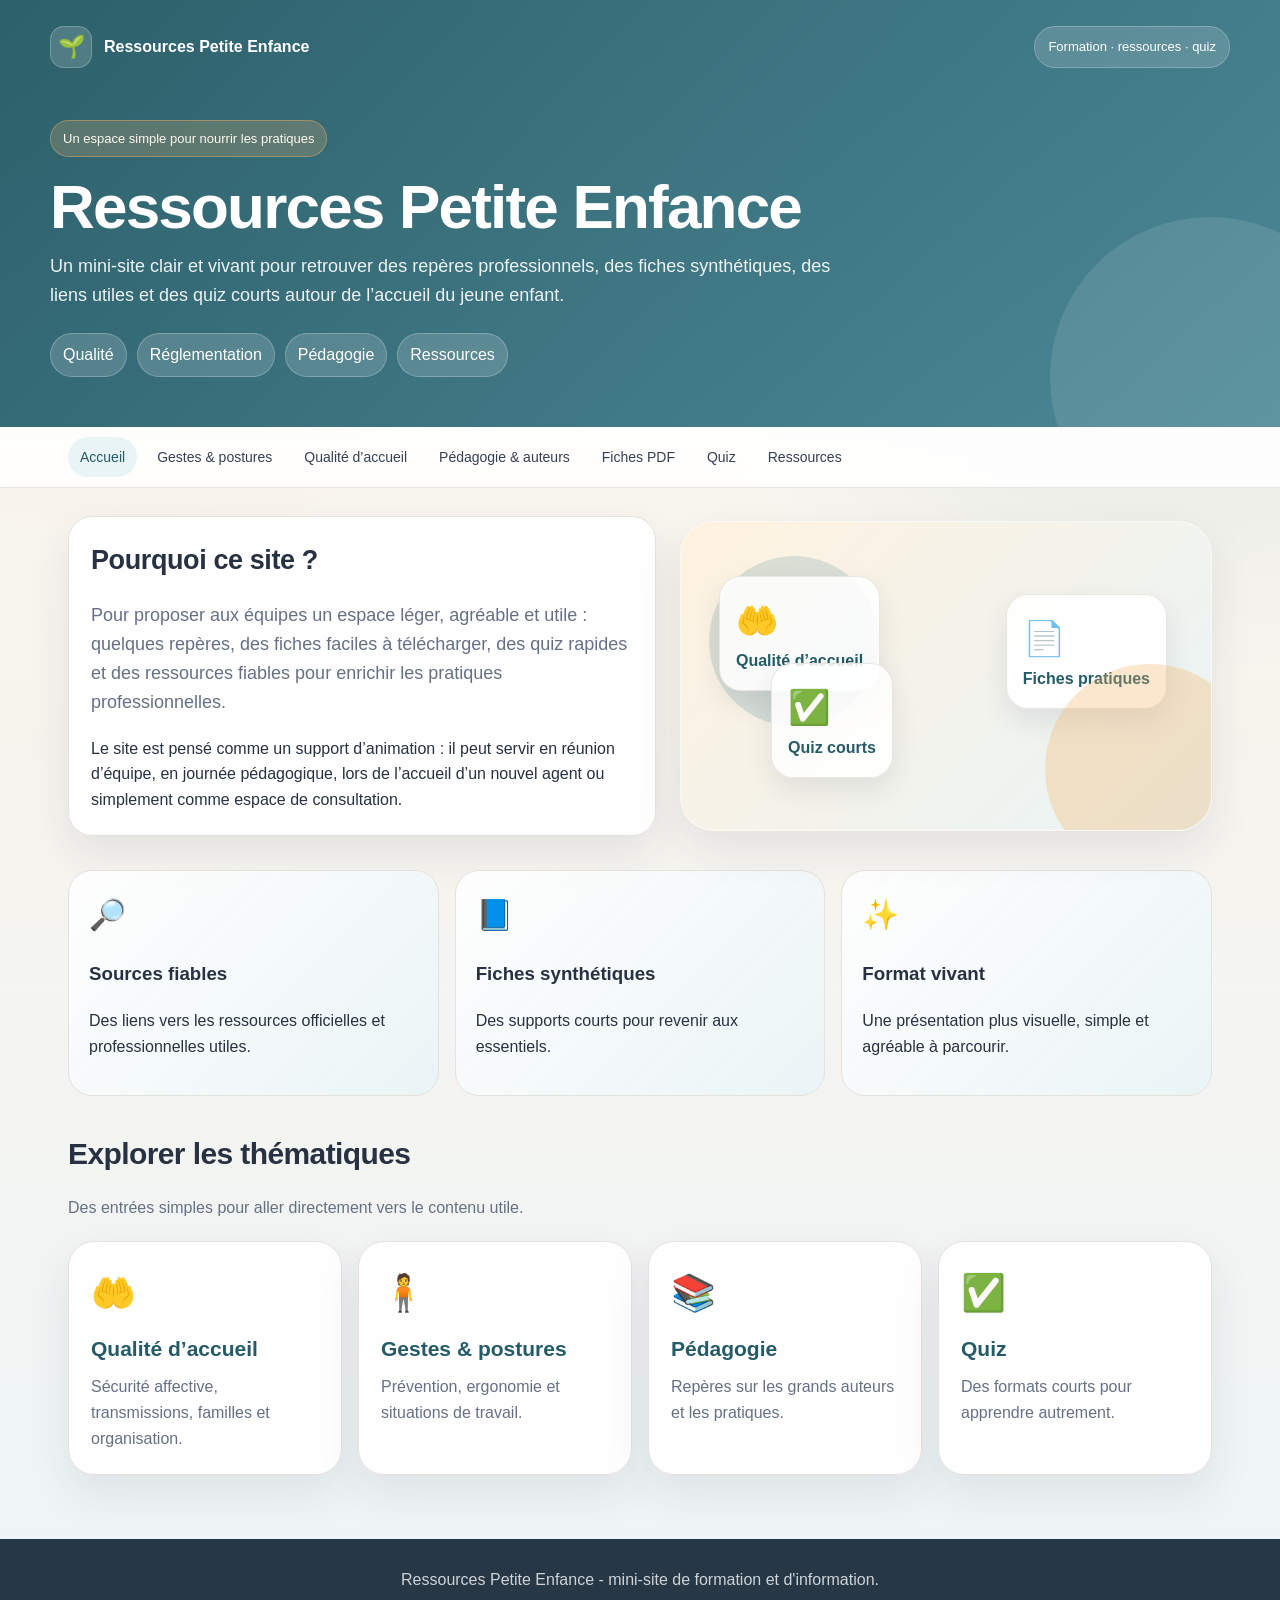
<file: index.html>
<!doctype html><html lang="fr"><head><meta charset="utf-8"><meta name="viewport" content="width=device-width, initial-scale=1"><title>Accueil · Ressources Petite Enfance</title><meta name="description" content="Mini-site de formation et d’information Petite Enfance."><link rel="stylesheet" href="style.css"></head><body><header class="site-header">
<div class="header-inner"><div class="header-top"><div class="logo"><span class="logo-mark">🌱</span><span>Ressources Petite Enfance</span></div><span class="top-pill">Formation · ressources · quiz</span></div>
<div class="hero"><span class="eyebrow">Un espace simple pour nourrir les pratiques</span><h1>Ressources Petite Enfance</h1><p>Un mini-site clair et vivant pour retrouver des repères professionnels, des fiches synthétiques, des liens utiles et des quiz courts autour de l’accueil du jeune enfant.</p><div class="hero-mini"><span>Qualité</span><span>Réglementation</span><span>Pédagogie</span><span>Ressources</span></div></div></div></header><nav class="navbar"><div class="nav-inner"><a class="nav-link active" href="index.html">Accueil</a>
<a class="nav-link " href="gestes-postures.html">Gestes & postures</a>
<a class="nav-link " href="qualite-accueil.html">Qualité d’accueil</a>
<a class="nav-link " href="pedagogie-auteurs.html">Pédagogie & auteurs</a>
<a class="nav-link " href="fiches.html">Fiches PDF</a>
<a class="nav-link " href="quiz.html">Quiz</a>
<a class="nav-link " href="ressources.html">Ressources</a></div></nav><main>
<section class="hero-visual">
  <article class="card">
    <h2>Pourquoi ce site ?</h2>
    <p class="home-intro">Pour proposer aux équipes un espace léger, agréable et utile : quelques repères, des fiches faciles à télécharger, des quiz rapides et des ressources fiables pour enrichir les pratiques professionnelles.</p>
    <p>Le site est pensé comme un support d’animation : il peut servir en réunion d’équipe, en journée pédagogique, lors de l’accueil d’un nouvel agent ou simplement comme espace de consultation.</p>
  </article>
  <div class="visual-board" aria-hidden="true">
    <div class="visual-item one"><span class="big">🤲</span><span>Qualité d’accueil</span></div>
    <div class="visual-item two"><span class="big">📄</span><span>Fiches pratiques</span></div>
    <div class="visual-item three"><span class="big">✅</span><span>Quiz courts</span></div>
  </div>
</section>

<section class="section-block">
  <div class="feature-strip">
    <div class="feature"><span class="emoji">🔎</span><h3>Sources fiables</h3><p>Des liens vers les ressources officielles et professionnelles utiles.</p></div>
    <div class="feature"><span class="emoji">📘</span><h3>Fiches synthétiques</h3><p>Des supports courts pour revenir aux essentiels.</p></div>
    <div class="feature"><span class="emoji">✨</span><h3>Format vivant</h3><p>Une présentation plus visuelle, simple et agréable à parcourir.</p></div>
  </div>
</section>
<section class="section-block">
  <div class="simple-title">
    <h2>Explorer les thématiques</h2>
    <p>Des entrées simples pour aller directement vers le contenu utile.</p>
  </div>
  <div class="clean-links">
    <a class="clean-card" href="qualite-accueil.html"><span class="emoji">🤲</span><h2>Qualité d’accueil</h2><p>Sécurité affective, transmissions, familles et organisation.</p></a>
    <a class="clean-card" href="gestes-postures.html"><span class="emoji">🧍</span><h2>Gestes & postures</h2><p>Prévention, ergonomie et situations de travail.</p></a>
    <a class="clean-card" href="pedagogie-auteurs.html"><span class="emoji">📚</span><h2>Pédagogie</h2><p>Repères sur les grands auteurs et les pratiques.</p></a>
    <a class="clean-card" href="quiz.html"><span class="emoji">✅</span><h2>Quiz</h2><p>Des formats courts pour apprendre autrement.</p></a>
  </div>
</section>
</main><footer><div class="footer-inner"><p>Ressources Petite Enfance - mini-site de formation et d'information.</p></div></footer><script src="quiz-data.js"></script><script src="app.js"></script></body></html>
</file>
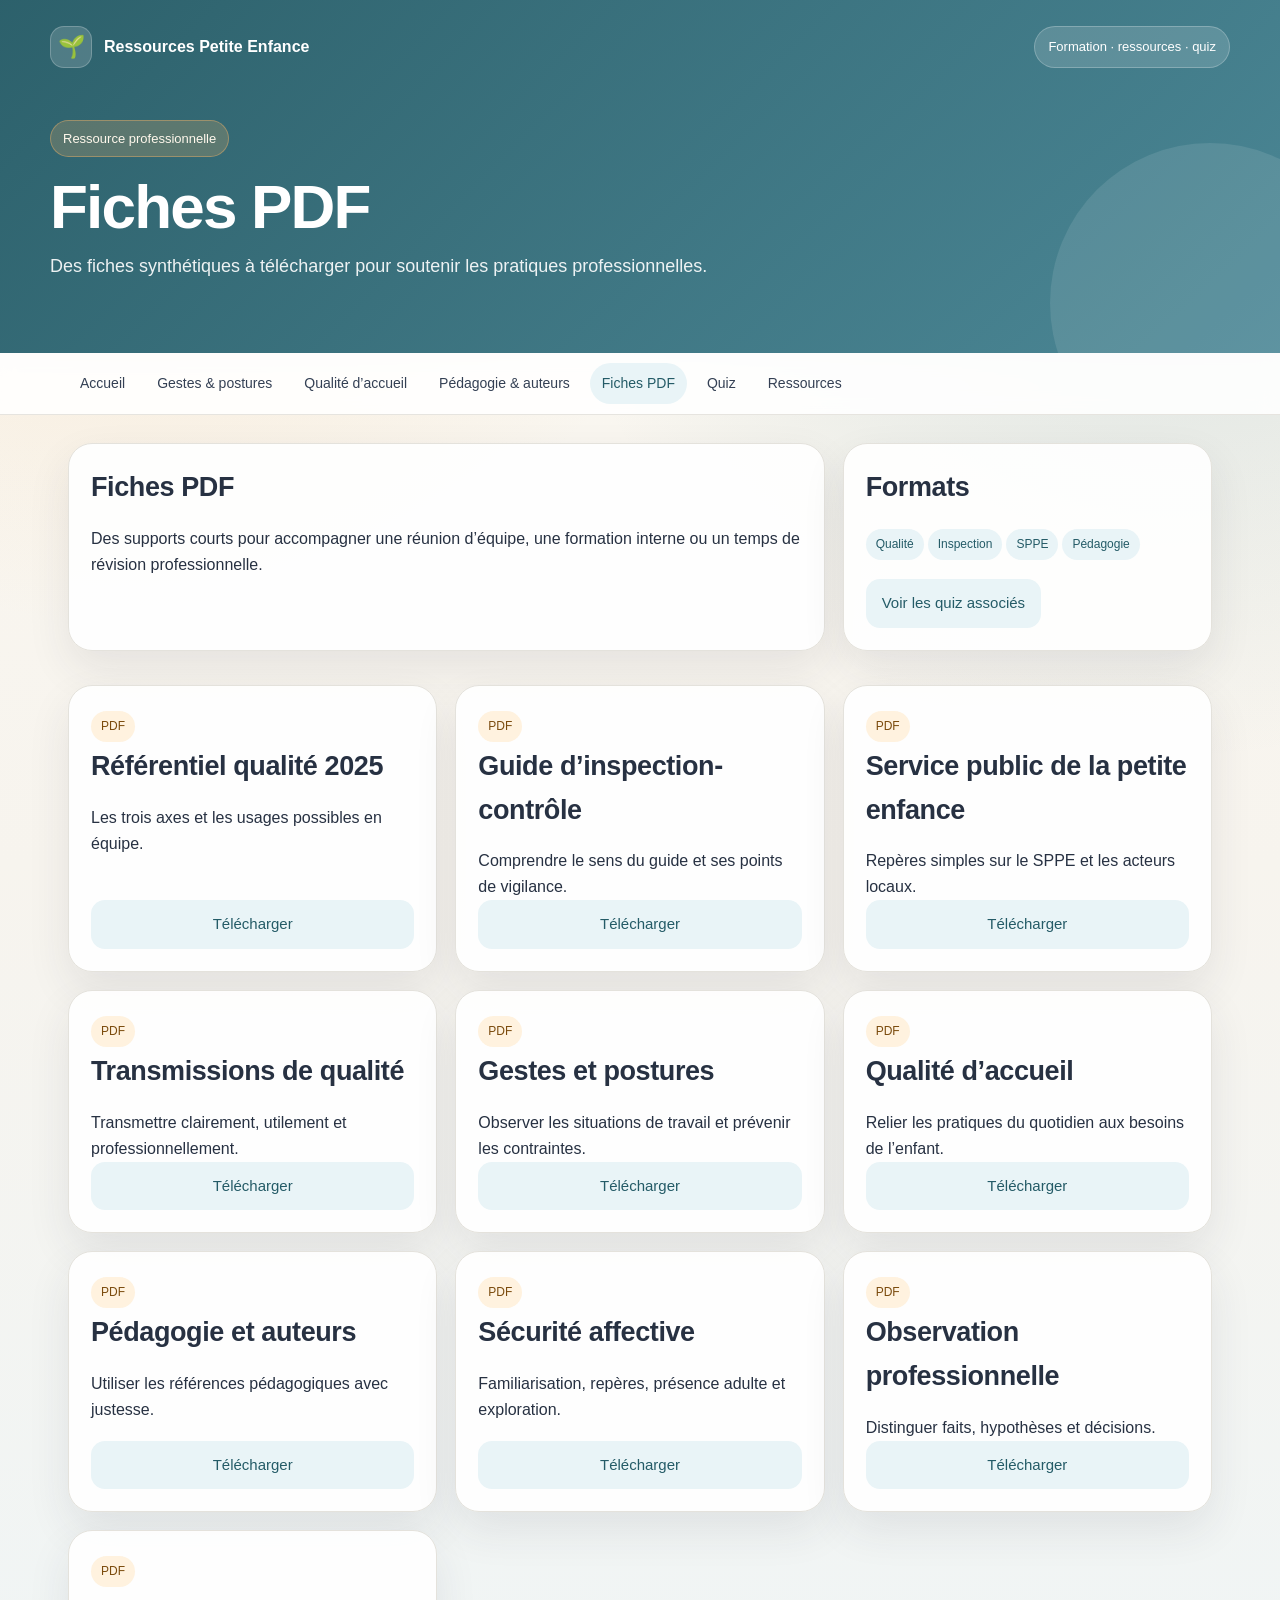
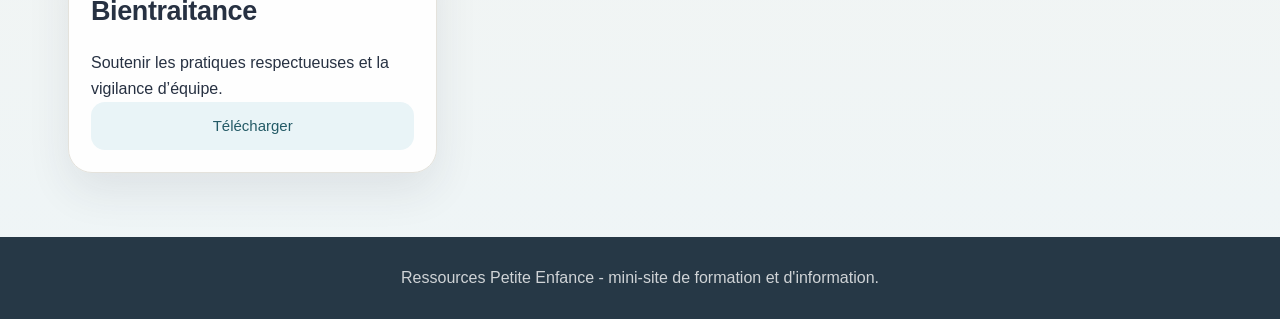
<file: fiches.html>
<!doctype html><html lang="fr"><head><meta charset="utf-8"><meta name="viewport" content="width=device-width, initial-scale=1"><title>Fiches PDF · Ressources Petite Enfance</title><meta name="description" content="Des fiches synthétiques à télécharger pour soutenir les pratiques professionnelles."><link rel="stylesheet" href="style.css"></head><body><header class="site-header"><div class="header-inner"><div class="header-top"><div class="logo"><span class="logo-mark">🌱</span><span>Ressources Petite Enfance</span></div><span class="top-pill">Formation · ressources · quiz</span></div><div class="hero"><span class="eyebrow">Ressource professionnelle</span><h1>Fiches PDF</h1><p>Des fiches synthétiques à télécharger pour soutenir les pratiques professionnelles.</p></div></div></header><nav class="navbar"><div class="nav-inner"><a class="nav-link " href="index.html">Accueil</a>
<a class="nav-link " href="gestes-postures.html">Gestes & postures</a>
<a class="nav-link " href="qualite-accueil.html">Qualité d’accueil</a>
<a class="nav-link " href="pedagogie-auteurs.html">Pédagogie & auteurs</a>
<a class="nav-link active" href="fiches.html">Fiches PDF</a>
<a class="nav-link " href="quiz.html">Quiz</a>
<a class="nav-link " href="ressources.html">Ressources</a></div></nav><main>
<section class="grid">
  <article class="card span-8">
    <h2>Fiches PDF</h2>
    <p>Des supports courts pour accompagner une réunion d’équipe, une formation interne ou un temps de révision professionnelle.</p>
  </article>
  <aside class="card span-4">
    <h2>Formats</h2>
    <p><span class="pill">Qualité</span><span class="pill">Inspection</span><span class="pill">SPPE</span><span class="pill">Pédagogie</span></p>
    <a class="btn ghost" href="quiz.html">Voir les quiz associés</a>
  </aside>
</section>
<section class="section-block download-grid"><article class="card download-card"><div><span class="pill orange">PDF</span><h2>Référentiel qualité 2025</h2><p>Les trois axes et les usages possibles en équipe.</p></div><a class="btn ghost" href="fiche-referentiel-qualite-2025.pdf" download>Télécharger</a></article><article class="card download-card"><div><span class="pill orange">PDF</span><h2>Guide d’inspection-contrôle</h2><p>Comprendre le sens du guide et ses points de vigilance.</p></div><a class="btn ghost" href="fiche-guide-inspection-controle.pdf" download>Télécharger</a></article><article class="card download-card"><div><span class="pill orange">PDF</span><h2>Service public de la petite enfance</h2><p>Repères simples sur le SPPE et les acteurs locaux.</p></div><a class="btn ghost" href="fiche-sppe.pdf" download>Télécharger</a></article><article class="card download-card"><div><span class="pill orange">PDF</span><h2>Transmissions de qualité</h2><p>Transmettre clairement, utilement et professionnellement.</p></div><a class="btn ghost" href="fiche-transmissions-qualite.pdf" download>Télécharger</a></article><article class="card download-card"><div><span class="pill orange">PDF</span><h2>Gestes et postures</h2><p>Observer les situations de travail et prévenir les contraintes.</p></div><a class="btn ghost" href="fiche-gestes-postures-eaje.pdf" download>Télécharger</a></article><article class="card download-card"><div><span class="pill orange">PDF</span><h2>Qualité d’accueil</h2><p>Relier les pratiques du quotidien aux besoins de l’enfant.</p></div><a class="btn ghost" href="fiche-qualite-accueil.pdf" download>Télécharger</a></article><article class="card download-card"><div><span class="pill orange">PDF</span><h2>Pédagogie et auteurs</h2><p>Utiliser les références pédagogiques avec justesse.</p></div><a class="btn ghost" href="fiche-pedagogie-auteurs.pdf" download>Télécharger</a></article><article class="card download-card"><div><span class="pill orange">PDF</span><h2>Sécurité affective</h2><p>Familiarisation, repères, présence adulte et exploration.</p></div><a class="btn ghost" href="fiche-securite-affective-familiarisation.pdf" download>Télécharger</a></article><article class="card download-card"><div><span class="pill orange">PDF</span><h2>Observation professionnelle</h2><p>Distinguer faits, hypothèses et décisions.</p></div><a class="btn ghost" href="fiche-observation-professionnelle.pdf" download>Télécharger</a></article><article class="card download-card"><div><span class="pill orange">PDF</span><h2>Bientraitance</h2><p>Soutenir les pratiques respectueuses et la vigilance d’équipe.</p></div><a class="btn ghost" href="fiche-bientraitance-vigilance.pdf" download>Télécharger</a></article></section>
</main><footer><div class="footer-inner"><p>Ressources Petite Enfance - mini-site de formation et d'information.</p></div></footer><script src="quiz-data.js"></script><script src="app.js"></script></body></html>
</file>
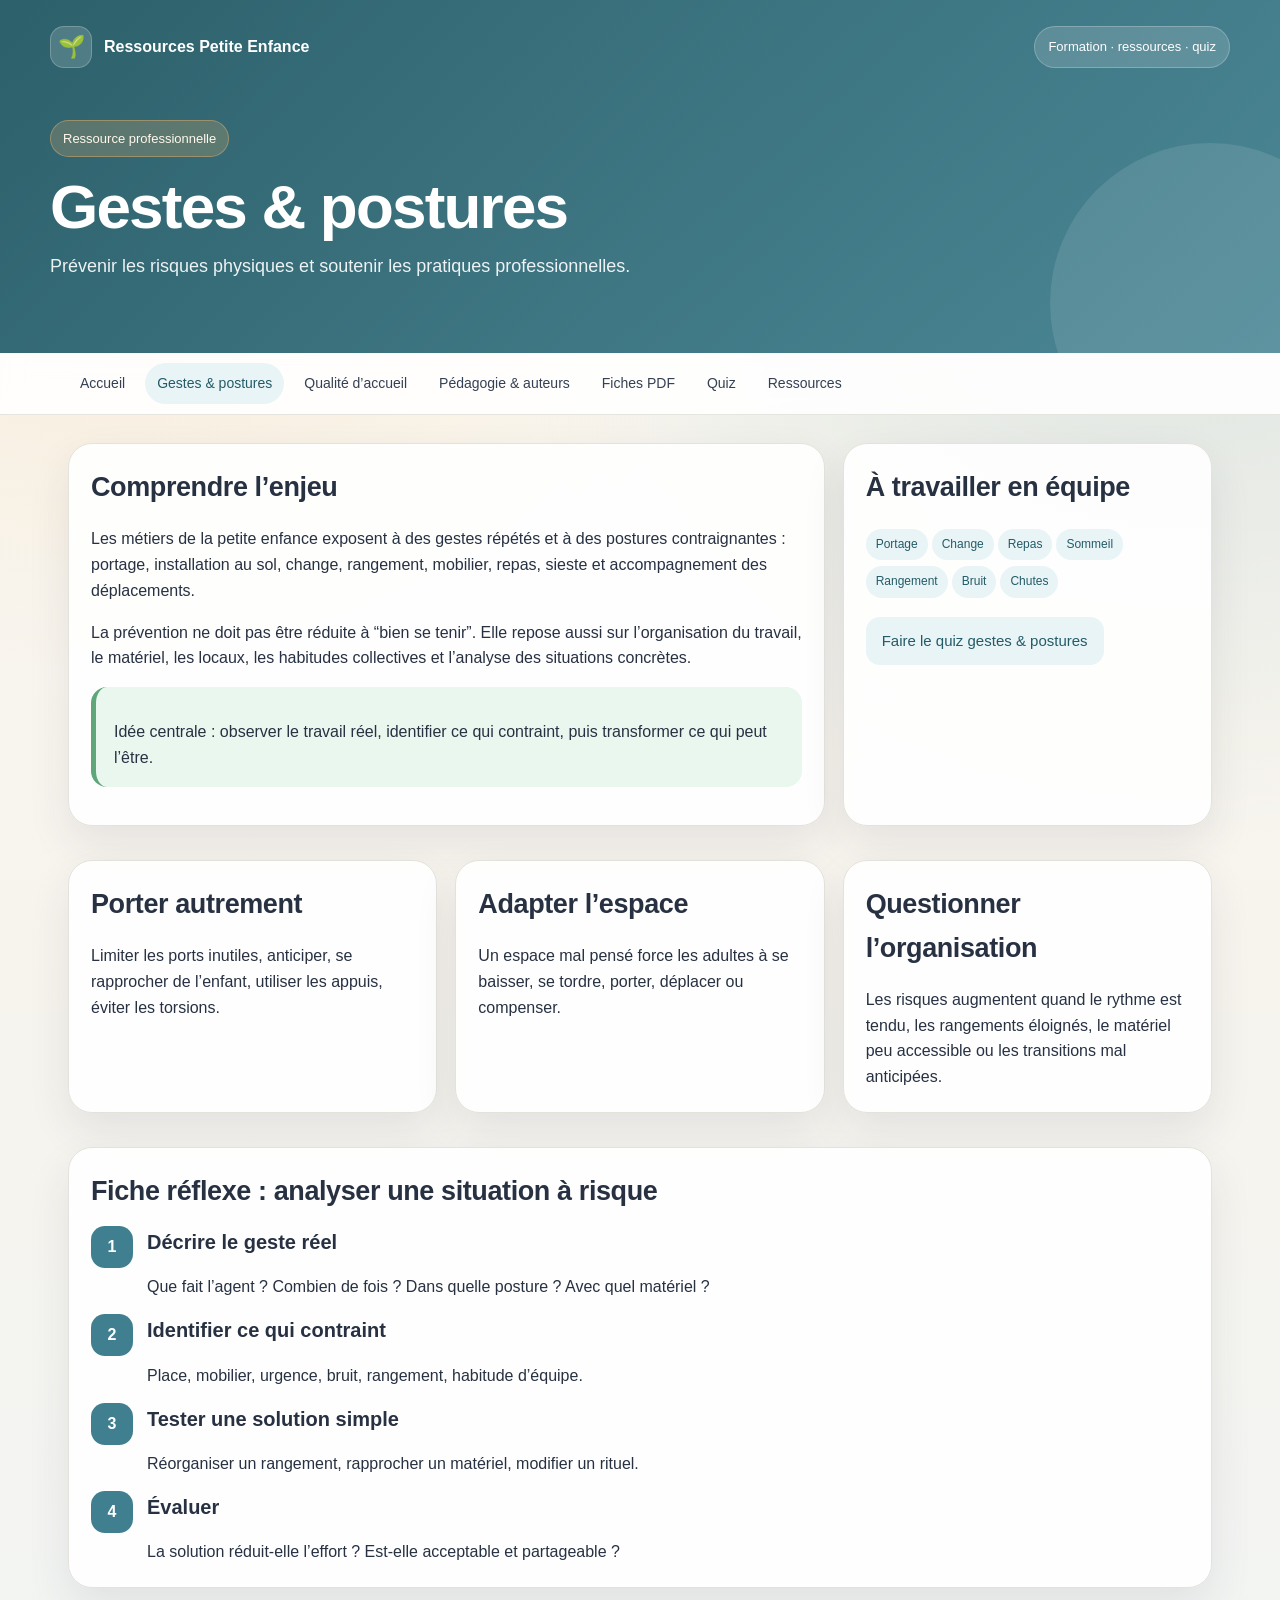
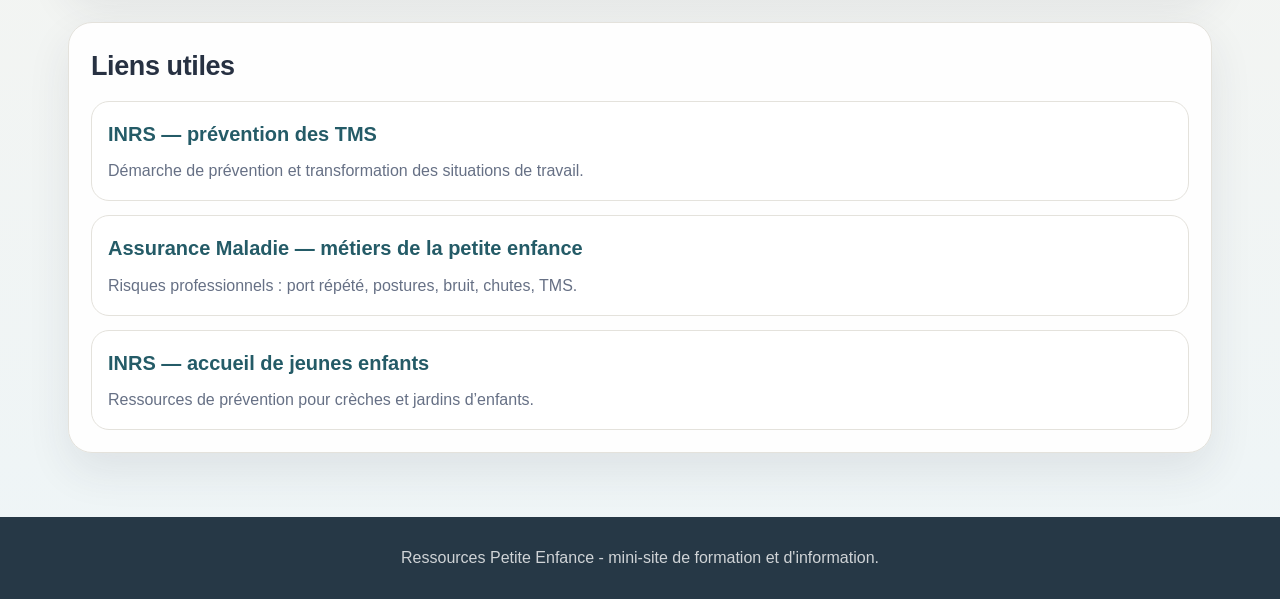
<file: gestes-postures.html>
<!doctype html><html lang="fr"><head><meta charset="utf-8"><meta name="viewport" content="width=device-width, initial-scale=1"><title>Gestes & postures · Ressources Petite Enfance</title><meta name="description" content="Prévenir les risques physiques et soutenir les pratiques professionnelles."><link rel="stylesheet" href="style.css"></head><body><header class="site-header"><div class="header-inner"><div class="header-top"><div class="logo"><span class="logo-mark">🌱</span><span>Ressources Petite Enfance</span></div><span class="top-pill">Formation · ressources · quiz</span></div><div class="hero"><span class="eyebrow">Ressource professionnelle</span><h1>Gestes & postures</h1><p>Prévenir les risques physiques et soutenir les pratiques professionnelles.</p></div></div></header><nav class="navbar"><div class="nav-inner"><a class="nav-link " href="index.html">Accueil</a>
<a class="nav-link active" href="gestes-postures.html">Gestes & postures</a>
<a class="nav-link " href="qualite-accueil.html">Qualité d’accueil</a>
<a class="nav-link " href="pedagogie-auteurs.html">Pédagogie & auteurs</a>
<a class="nav-link " href="fiches.html">Fiches PDF</a>
<a class="nav-link " href="quiz.html">Quiz</a>
<a class="nav-link " href="ressources.html">Ressources</a></div></nav><main>
<section class="grid"><article class="card span-8"><h2>Comprendre l’enjeu</h2><p>Les métiers de la petite enfance exposent à des gestes répétés et à des postures contraignantes : portage, installation au sol, change, rangement, mobilier, repas, sieste et accompagnement des déplacements.</p><p>La prévention ne doit pas être réduite à “bien se tenir”. Elle repose aussi sur l’organisation du travail, le matériel, les locaux, les habitudes collectives et l’analyse des situations concrètes.</p><div class="callout good"><p>Idée centrale : observer le travail réel, identifier ce qui contraint, puis transformer ce qui peut l’être.</p></div></article><aside class="card span-4"><h2>À travailler en équipe</h2><p><span class="pill">Portage</span><span class="pill">Change</span><span class="pill">Repas</span><span class="pill">Sommeil</span><span class="pill">Rangement</span><span class="pill">Bruit</span><span class="pill">Chutes</span></p><a class="btn ghost" href="quiz.html">Faire le quiz gestes & postures</a></aside></section>
<section class="section-block grid"><article class="card span-4"><h2>Porter autrement</h2><p>Limiter les ports inutiles, anticiper, se rapprocher de l’enfant, utiliser les appuis, éviter les torsions.</p></article><article class="card span-4"><h2>Adapter l’espace</h2><p>Un espace mal pensé force les adultes à se baisser, se tordre, porter, déplacer ou compenser.</p></article><article class="card span-4"><h2>Questionner l’organisation</h2><p>Les risques augmentent quand le rythme est tendu, les rangements éloignés, le matériel peu accessible ou les transitions mal anticipées.</p></article></section>
<section class="section-block grid"><article class="card span-12"><h2>Fiche réflexe : analyser une situation à risque</h2><div class="timeline"><div class="step"><span class="step-number">1</span><div><h3>Décrire le geste réel</h3><p>Que fait l’agent ? Combien de fois ? Dans quelle posture ? Avec quel matériel ?</p></div></div><div class="step"><span class="step-number">2</span><div><h3>Identifier ce qui contraint</h3><p>Place, mobilier, urgence, bruit, rangement, habitude d’équipe.</p></div></div><div class="step"><span class="step-number">3</span><div><h3>Tester une solution simple</h3><p>Réorganiser un rangement, rapprocher un matériel, modifier un rituel.</p></div></div><div class="step"><span class="step-number">4</span><div><h3>Évaluer</h3><p>La solution réduit-elle l’effort ? Est-elle acceptable et partageable ?</p></div></div></div></article></section>
<section class="section-block grid"><article class="card span-12"><h2>Liens utiles</h2><div class="card-list"><a class="resource" target="_blank" href="https://www.inrs.fr/risques/tms-troubles-musculosquelettiques/prevention.html"><h3>INRS — prévention des TMS</h3><p>Démarche de prévention et transformation des situations de travail.</p></a><a class="resource" target="_blank" href="https://www.ameli.fr/entreprise/sante-travail/votre-secteur/aide-soins-personne/petite-enfance"><h3>Assurance Maladie — métiers de la petite enfance</h3><p>Risques professionnels : port répété, postures, bruit, chutes, TMS.</p></a><a class="resource" target="_blank" href="https://www.inrs.fr/actualites/ressources-accueil-jeunes-enfants.html"><h3>INRS — accueil de jeunes enfants</h3><p>Ressources de prévention pour crèches et jardins d’enfants.</p></a></div></article></section>
</main><footer><div class="footer-inner"><p>Ressources Petite Enfance - mini-site de formation et d'information.</p></div></footer><script src="quiz-data.js"></script><script src="app.js"></script></body></html>
</file>
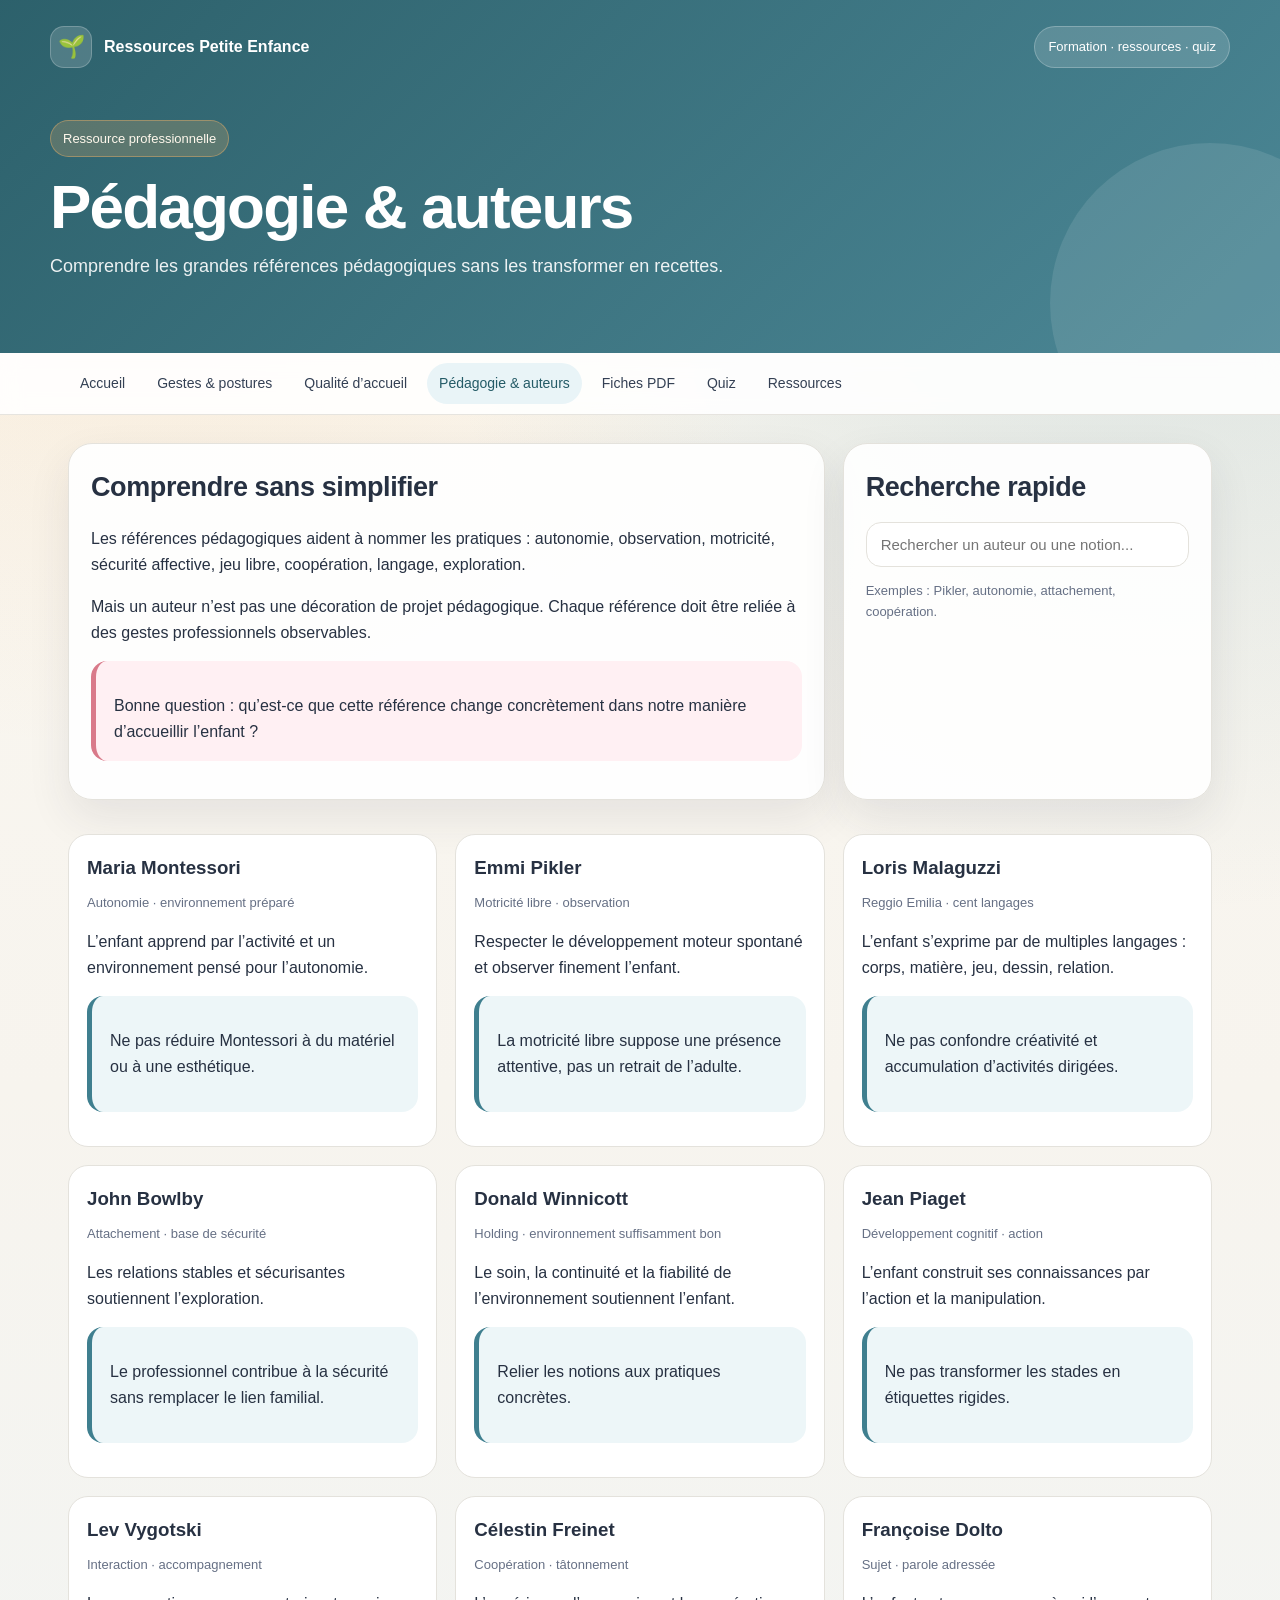
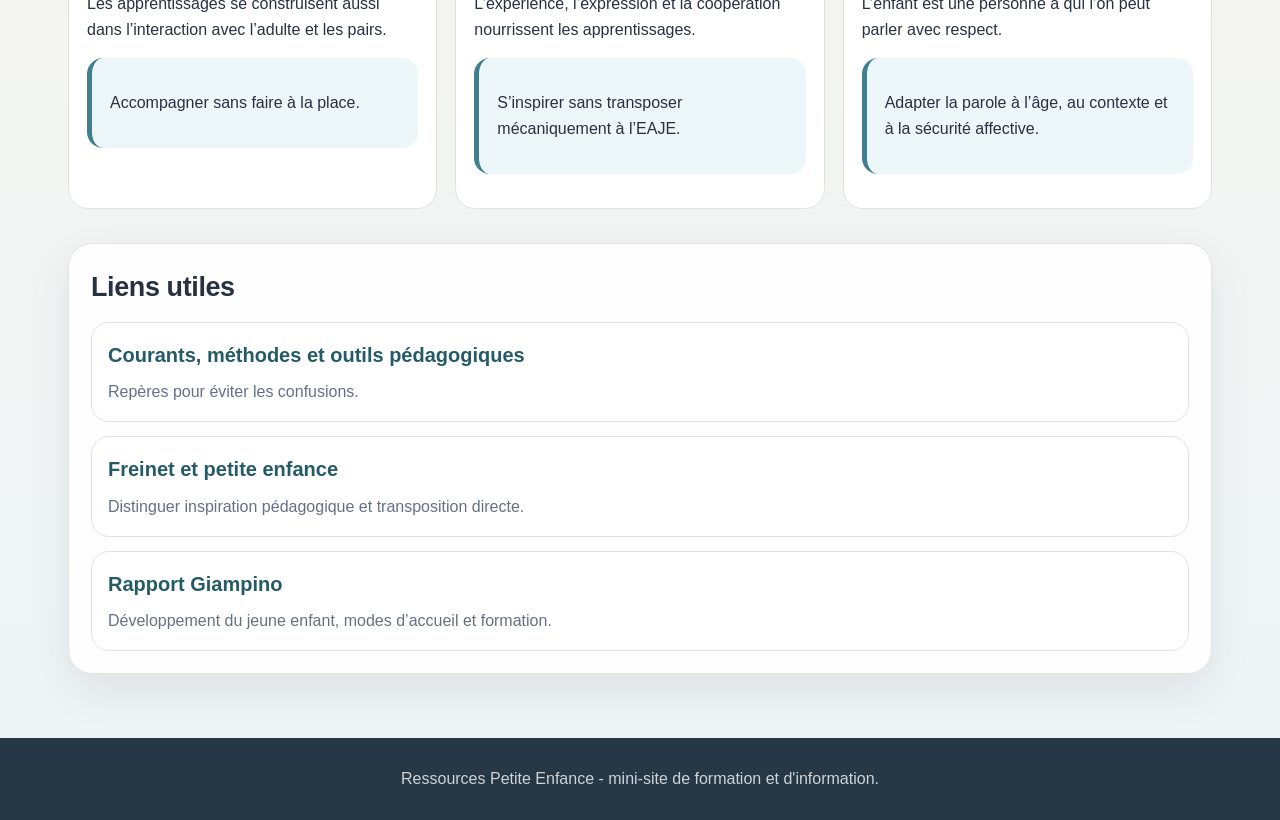
<file: pedagogie-auteurs.html>
<!doctype html><html lang="fr"><head><meta charset="utf-8"><meta name="viewport" content="width=device-width, initial-scale=1"><title>Pédagogie & auteurs · Ressources Petite Enfance</title><meta name="description" content="Comprendre les grandes références pédagogiques sans les transformer en recettes."><link rel="stylesheet" href="style.css"></head><body><header class="site-header"><div class="header-inner"><div class="header-top"><div class="logo"><span class="logo-mark">🌱</span><span>Ressources Petite Enfance</span></div><span class="top-pill">Formation · ressources · quiz</span></div><div class="hero"><span class="eyebrow">Ressource professionnelle</span><h1>Pédagogie & auteurs</h1><p>Comprendre les grandes références pédagogiques sans les transformer en recettes.</p></div></div></header><nav class="navbar"><div class="nav-inner"><a class="nav-link " href="index.html">Accueil</a>
<a class="nav-link " href="gestes-postures.html">Gestes & postures</a>
<a class="nav-link " href="qualite-accueil.html">Qualité d’accueil</a>
<a class="nav-link active" href="pedagogie-auteurs.html">Pédagogie & auteurs</a>
<a class="nav-link " href="fiches.html">Fiches PDF</a>
<a class="nav-link " href="quiz.html">Quiz</a>
<a class="nav-link " href="ressources.html">Ressources</a></div></nav><main>
<section class="grid"><article class="card span-8"><h2>Comprendre sans simplifier</h2><p>Les références pédagogiques aident à nommer les pratiques : autonomie, observation, motricité, sécurité affective, jeu libre, coopération, langage, exploration.</p><p>Mais un auteur n’est pas une décoration de projet pédagogique. Chaque référence doit être reliée à des gestes professionnels observables.</p><div class="callout warning"><p>Bonne question : qu’est-ce que cette référence change concrètement dans notre manière d’accueillir l’enfant ?</p></div></article><aside class="card span-4"><h2>Recherche rapide</h2><input id="authorSearch" class="search-input" placeholder="Rechercher un auteur ou une notion..."><p class="small">Exemples : Pikler, autonomie, attachement, coopération.</p></aside></section>
<section class="section-block"><div class="author-grid" id="authorGrid"><article class="author-card"><h3>Maria Montessori</h3><div class="author-meta">Autonomie · environnement préparé</div><p>L’enfant apprend par l’activité et un environnement pensé pour l’autonomie.</p><div class="callout"><p>Ne pas réduire Montessori à du matériel ou à une esthétique.</p></div></article><article class="author-card"><h3>Emmi Pikler</h3><div class="author-meta">Motricité libre · observation</div><p>Respecter le développement moteur spontané et observer finement l’enfant.</p><div class="callout"><p>La motricité libre suppose une présence attentive, pas un retrait de l’adulte.</p></div></article><article class="author-card"><h3>Loris Malaguzzi</h3><div class="author-meta">Reggio Emilia · cent langages</div><p>L’enfant s’exprime par de multiples langages : corps, matière, jeu, dessin, relation.</p><div class="callout"><p>Ne pas confondre créativité et accumulation d’activités dirigées.</p></div></article><article class="author-card"><h3>John Bowlby</h3><div class="author-meta">Attachement · base de sécurité</div><p>Les relations stables et sécurisantes soutiennent l’exploration.</p><div class="callout"><p>Le professionnel contribue à la sécurité sans remplacer le lien familial.</p></div></article><article class="author-card"><h3>Donald Winnicott</h3><div class="author-meta">Holding · environnement suffisamment bon</div><p>Le soin, la continuité et la fiabilité de l’environnement soutiennent l’enfant.</p><div class="callout"><p>Relier les notions aux pratiques concrètes.</p></div></article><article class="author-card"><h3>Jean Piaget</h3><div class="author-meta">Développement cognitif · action</div><p>L’enfant construit ses connaissances par l’action et la manipulation.</p><div class="callout"><p>Ne pas transformer les stades en étiquettes rigides.</p></div></article><article class="author-card"><h3>Lev Vygotski</h3><div class="author-meta">Interaction · accompagnement</div><p>Les apprentissages se construisent aussi dans l’interaction avec l’adulte et les pairs.</p><div class="callout"><p>Accompagner sans faire à la place.</p></div></article><article class="author-card"><h3>Célestin Freinet</h3><div class="author-meta">Coopération · tâtonnement</div><p>L’expérience, l’expression et la coopération nourrissent les apprentissages.</p><div class="callout"><p>S’inspirer sans transposer mécaniquement à l’EAJE.</p></div></article><article class="author-card"><h3>Françoise Dolto</h3><div class="author-meta">Sujet · parole adressée</div><p>L’enfant est une personne à qui l’on peut parler avec respect.</p><div class="callout"><p>Adapter la parole à l’âge, au contexte et à la sécurité affective.</p></div></article></div></section>
<section class="section-block grid"><article class="card span-12"><h2>Liens utiles</h2><div class="card-list"><a class="resource" target="_blank" href="https://www.lesprosdelapetiteenfance.fr/article/en-pedagogie-ne-confondons-pas-courants-methodes-et-outils/"><h3>Courants, méthodes et outils pédagogiques</h3><p>Repères pour éviter les confusions.</p></a><a class="resource" target="_blank" href="https://www.lesprosdelapetiteenfance.fr/article/la-methode-freinet-a-t-elle-sa-place-en-petite-enfance/"><h3>Freinet et petite enfance</h3><p>Distinguer inspiration pédagogique et transposition directe.</p></a><a class="resource" target="_blank" href="https://solidarites.gouv.fr/rapport-de-sylviane-giampino-developpement-du-jeune-enfant"><h3>Rapport Giampino</h3><p>Développement du jeune enfant, modes d’accueil et formation.</p></a></div></article></section>
</main><footer><div class="footer-inner"><p>Ressources Petite Enfance - mini-site de formation et d'information.</p></div></footer><script src="quiz-data.js"></script><script src="app.js"></script></body></html>
</file>
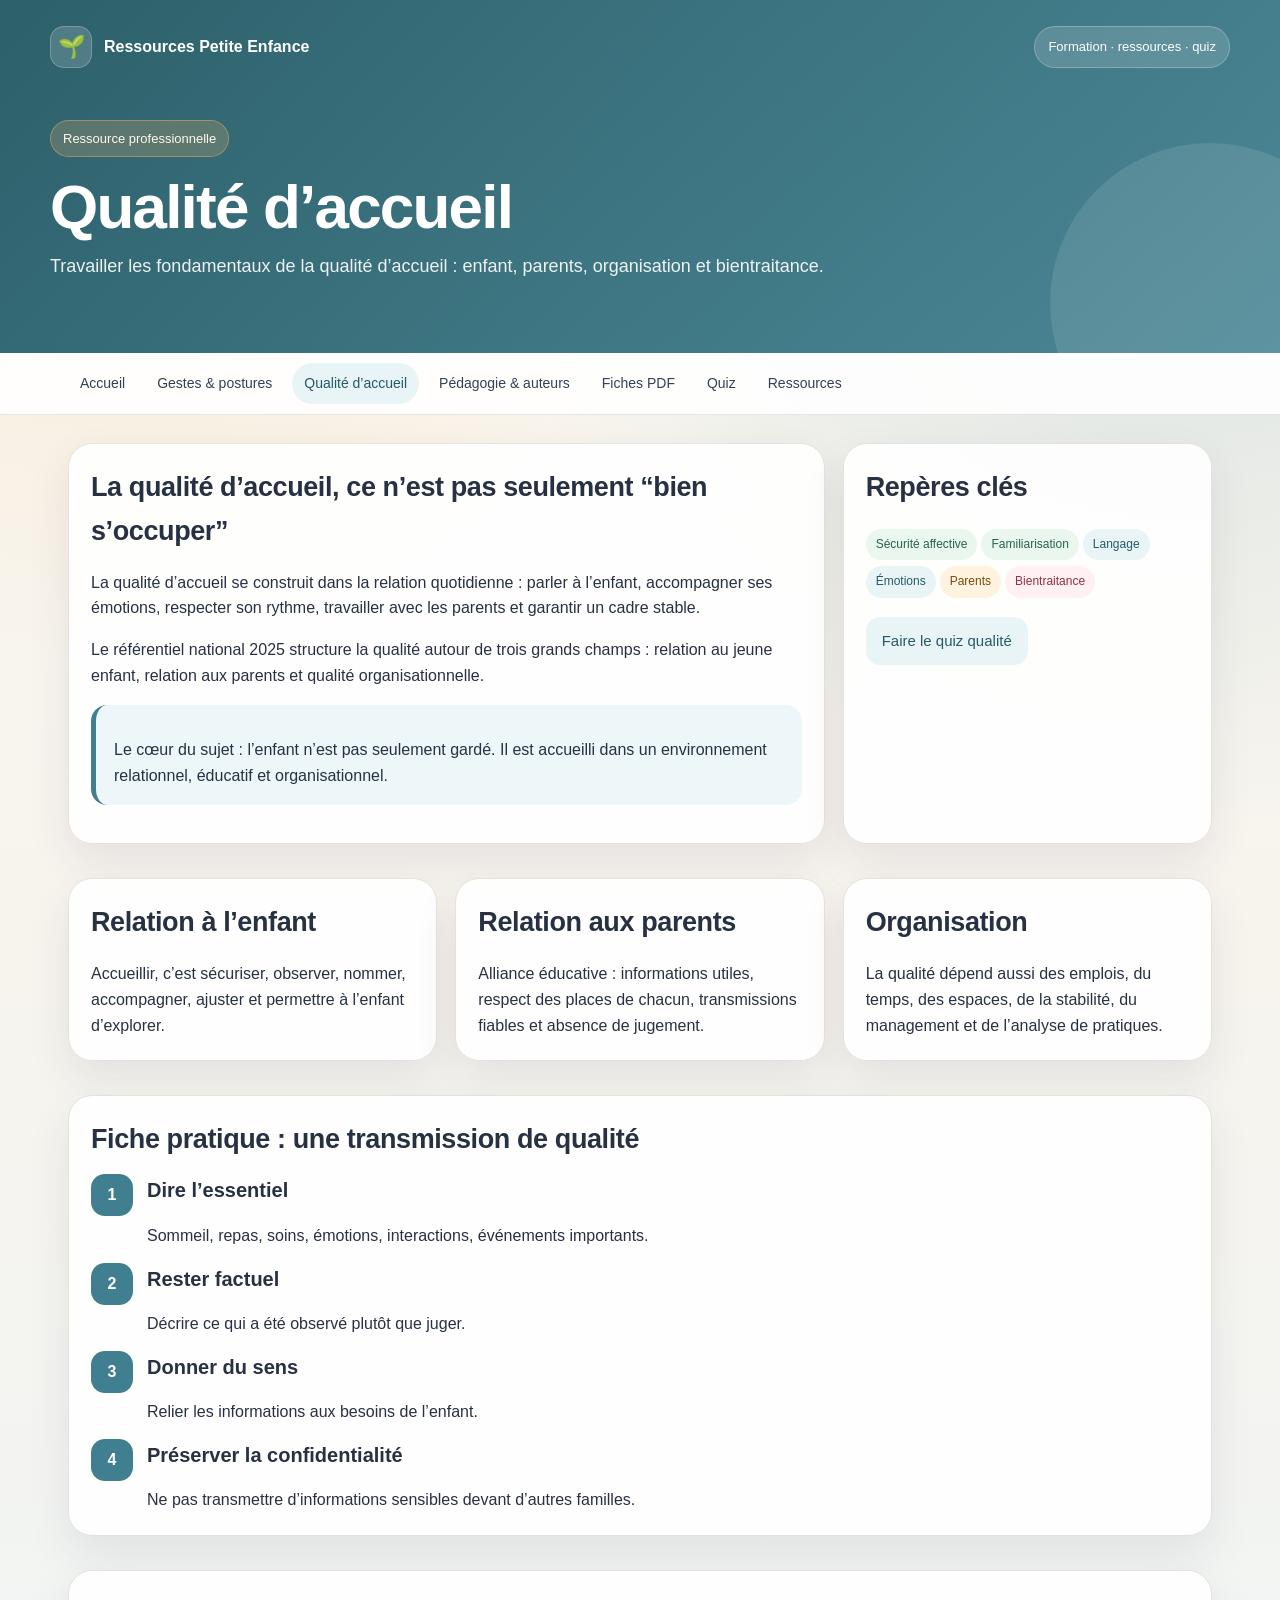
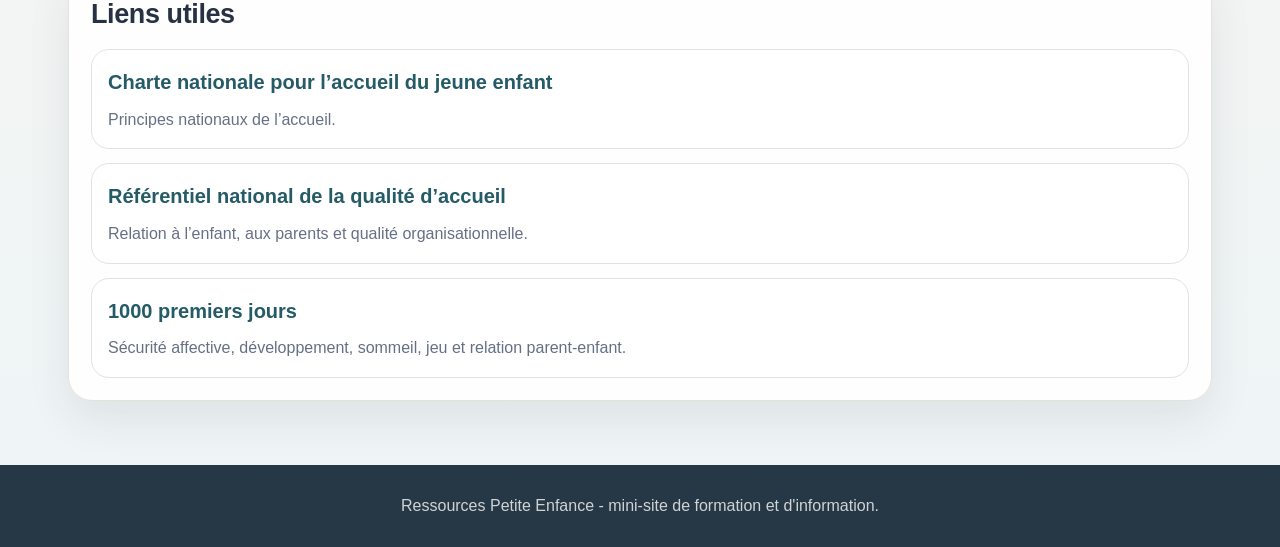
<file: qualite-accueil.html>
<!doctype html><html lang="fr"><head><meta charset="utf-8"><meta name="viewport" content="width=device-width, initial-scale=1"><title>Qualité d’accueil · Ressources Petite Enfance</title><meta name="description" content="Travailler les fondamentaux de la qualité d’accueil : enfant, parents, organisation et bientraitance."><link rel="stylesheet" href="style.css"></head><body><header class="site-header"><div class="header-inner"><div class="header-top"><div class="logo"><span class="logo-mark">🌱</span><span>Ressources Petite Enfance</span></div><span class="top-pill">Formation · ressources · quiz</span></div><div class="hero"><span class="eyebrow">Ressource professionnelle</span><h1>Qualité d’accueil</h1><p>Travailler les fondamentaux de la qualité d’accueil : enfant, parents, organisation et bientraitance.</p></div></div></header><nav class="navbar"><div class="nav-inner"><a class="nav-link " href="index.html">Accueil</a>
<a class="nav-link " href="gestes-postures.html">Gestes & postures</a>
<a class="nav-link active" href="qualite-accueil.html">Qualité d’accueil</a>
<a class="nav-link " href="pedagogie-auteurs.html">Pédagogie & auteurs</a>
<a class="nav-link " href="fiches.html">Fiches PDF</a>
<a class="nav-link " href="quiz.html">Quiz</a>
<a class="nav-link " href="ressources.html">Ressources</a></div></nav><main>
<section class="grid"><article class="card span-8"><h2>La qualité d’accueil, ce n’est pas seulement “bien s’occuper”</h2><p>La qualité d’accueil se construit dans la relation quotidienne : parler à l’enfant, accompagner ses émotions, respecter son rythme, travailler avec les parents et garantir un cadre stable.</p><p>Le référentiel national 2025 structure la qualité autour de trois grands champs : relation au jeune enfant, relation aux parents et qualité organisationnelle.</p><div class="callout"><p>Le cœur du sujet : l’enfant n’est pas seulement gardé. Il est accueilli dans un environnement relationnel, éducatif et organisationnel.</p></div></article><aside class="card span-4"><h2>Repères clés</h2><p><span class="pill green">Sécurité affective</span><span class="pill green">Familiarisation</span><span class="pill">Langage</span><span class="pill">Émotions</span><span class="pill orange">Parents</span><span class="pill rose">Bientraitance</span></p><a class="btn ghost" href="quiz.html">Faire le quiz qualité</a></aside></section>
<section class="section-block grid"><article class="card span-4"><h2>Relation à l’enfant</h2><p>Accueillir, c’est sécuriser, observer, nommer, accompagner, ajuster et permettre à l’enfant d’explorer.</p></article><article class="card span-4"><h2>Relation aux parents</h2><p>Alliance éducative : informations utiles, respect des places de chacun, transmissions fiables et absence de jugement.</p></article><article class="card span-4"><h2>Organisation</h2><p>La qualité dépend aussi des emplois, du temps, des espaces, de la stabilité, du management et de l’analyse de pratiques.</p></article></section>
<section class="section-block grid"><article class="card span-12"><h2>Fiche pratique : une transmission de qualité</h2><div class="timeline"><div class="step"><span class="step-number">1</span><div><h3>Dire l’essentiel</h3><p>Sommeil, repas, soins, émotions, interactions, événements importants.</p></div></div><div class="step"><span class="step-number">2</span><div><h3>Rester factuel</h3><p>Décrire ce qui a été observé plutôt que juger.</p></div></div><div class="step"><span class="step-number">3</span><div><h3>Donner du sens</h3><p>Relier les informations aux besoins de l’enfant.</p></div></div><div class="step"><span class="step-number">4</span><div><h3>Préserver la confidentialité</h3><p>Ne pas transmettre d’informations sensibles devant d’autres familles.</p></div></div></div></article></section>
<section class="section-block grid"><article class="card span-12"><h2>Liens utiles</h2><div class="card-list"><a class="resource" target="_blank" href="https://solidarites.gouv.fr/charte-nationale-pour-laccueil-du-jeune-enfant"><h3>Charte nationale pour l’accueil du jeune enfant</h3><p>Principes nationaux de l’accueil.</p></a><a class="resource" target="_blank" href="https://solidarites.gouv.fr/tout-savoir-sur-le-referentiel-national-de-la-qualite-daccueil-du-jeune-enfant"><h3>Référentiel national de la qualité d’accueil</h3><p>Relation à l’enfant, aux parents et qualité organisationnelle.</p></a><a class="resource" target="_blank" href="https://www.1000-premiers-jours.fr/fr/decouvrir-son-enfant"><h3>1000 premiers jours</h3><p>Sécurité affective, développement, sommeil, jeu et relation parent-enfant.</p></a></div></article></section>
</main><footer><div class="footer-inner"><p>Ressources Petite Enfance - mini-site de formation et d'information.</p></div></footer><script src="quiz-data.js"></script><script src="app.js"></script></body></html>
</file>
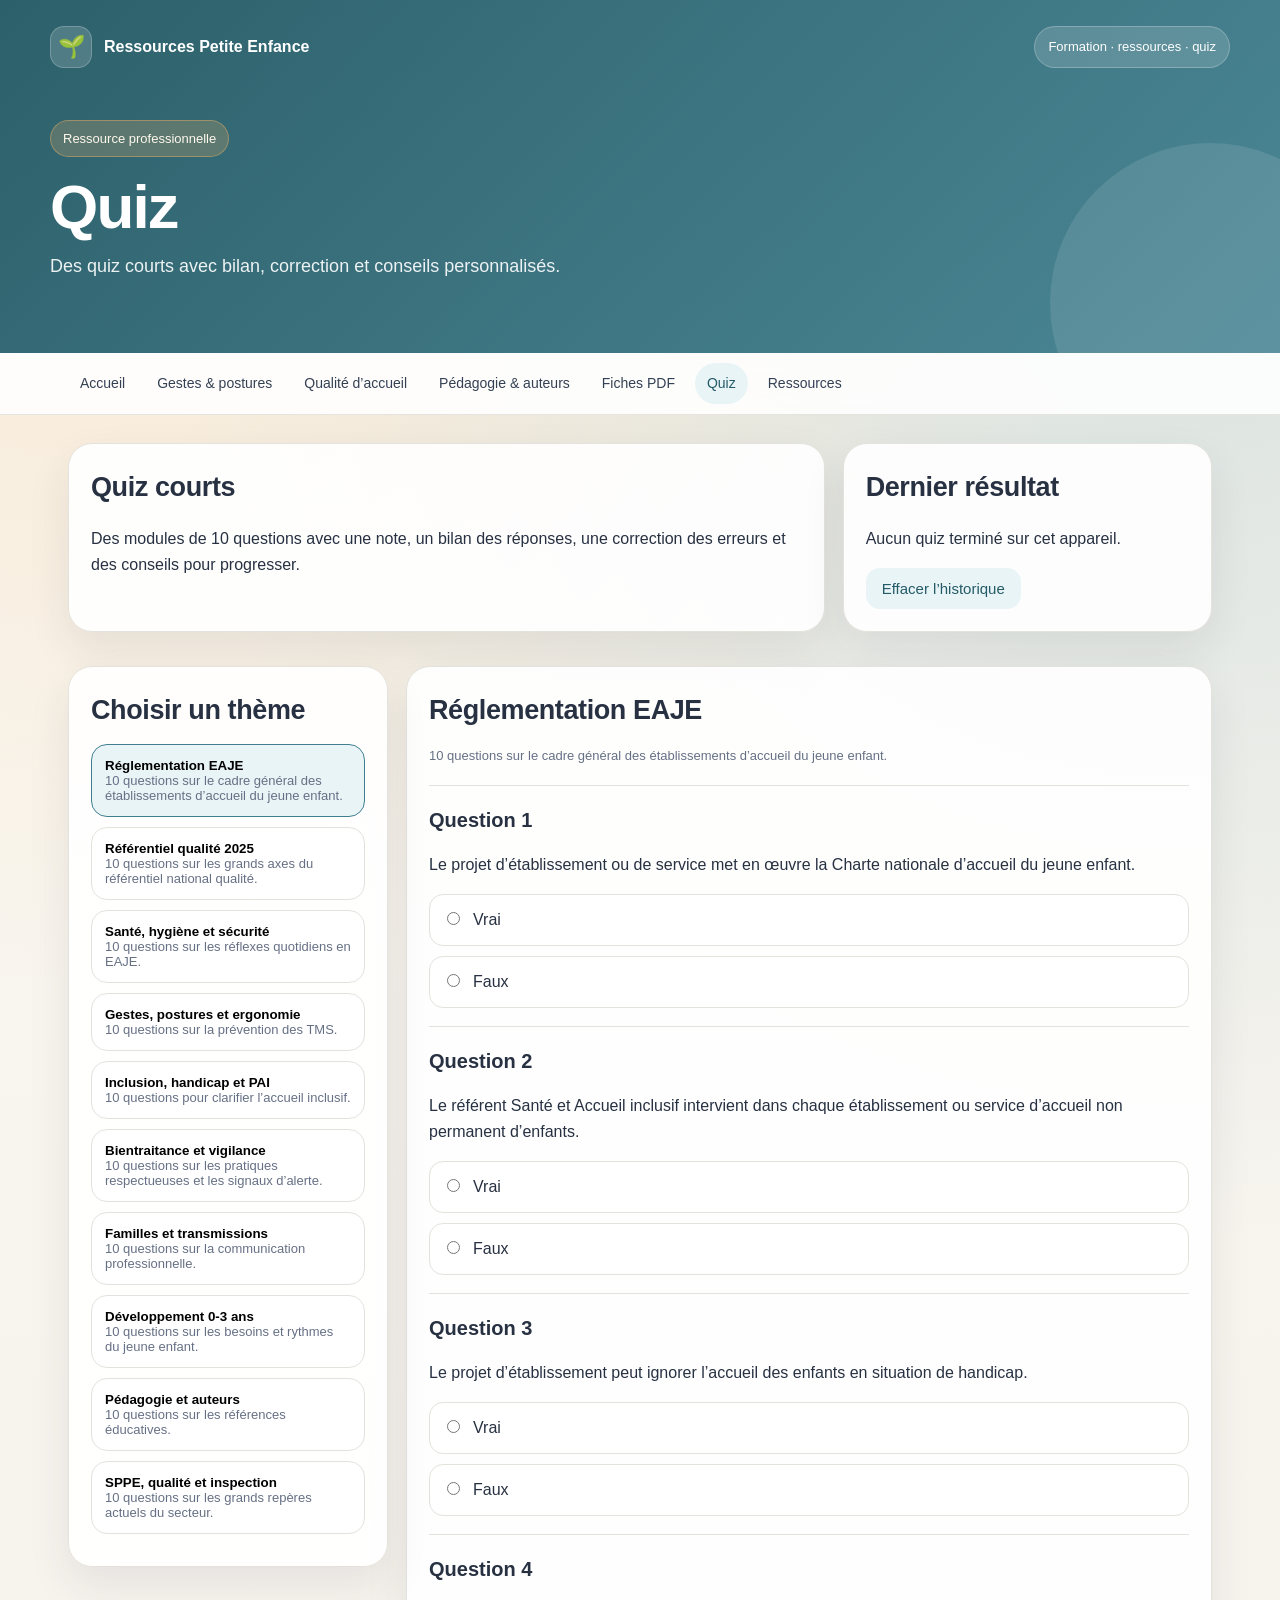
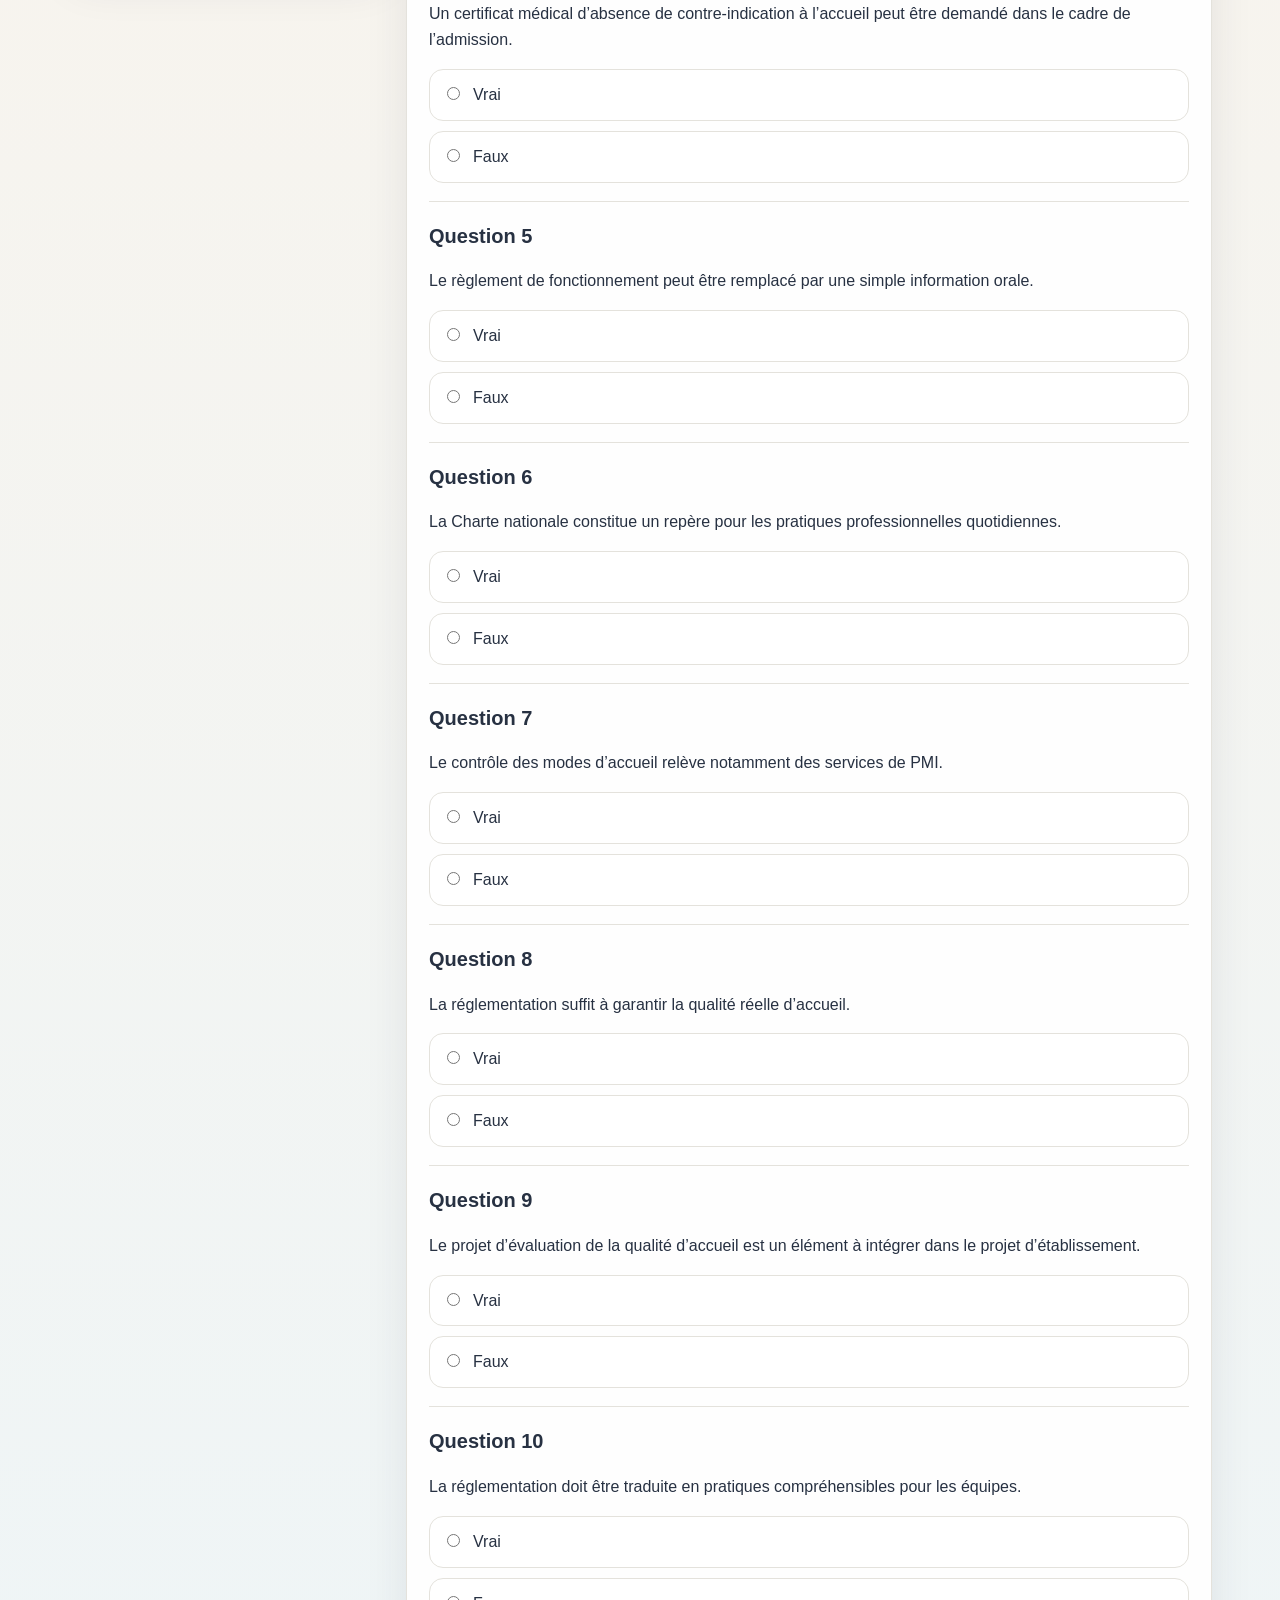
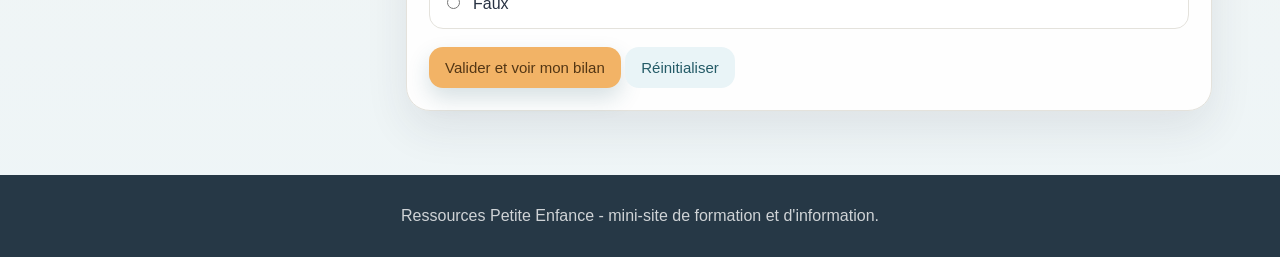
<file: quiz.html>
<!doctype html><html lang="fr"><head><meta charset="utf-8"><meta name="viewport" content="width=device-width, initial-scale=1"><title>Quiz · Ressources Petite Enfance</title><meta name="description" content="Des quiz courts avec bilan, correction et conseils personnalisés."><link rel="stylesheet" href="style.css"></head><body><header class="site-header"><div class="header-inner"><div class="header-top"><div class="logo"><span class="logo-mark">🌱</span><span>Ressources Petite Enfance</span></div><span class="top-pill">Formation · ressources · quiz</span></div><div class="hero"><span class="eyebrow">Ressource professionnelle</span><h1>Quiz</h1><p>Des quiz courts avec bilan, correction et conseils personnalisés.</p></div></div></header><nav class="navbar"><div class="nav-inner"><a class="nav-link " href="index.html">Accueil</a>
<a class="nav-link " href="gestes-postures.html">Gestes & postures</a>
<a class="nav-link " href="qualite-accueil.html">Qualité d’accueil</a>
<a class="nav-link " href="pedagogie-auteurs.html">Pédagogie & auteurs</a>
<a class="nav-link " href="fiches.html">Fiches PDF</a>
<a class="nav-link active" href="quiz.html">Quiz</a>
<a class="nav-link " href="ressources.html">Ressources</a></div></nav><main>
<section class="grid">
  <article class="card span-8">
    <h2>Quiz courts</h2>
    <p>Des modules de 10 questions avec une note, un bilan des réponses, une correction des erreurs et des conseils pour progresser.</p>
  </article>
  <aside class="card span-4">
    <h2>Dernier résultat</h2>
    <p id="lastQuizScore">Aucun quiz terminé sur cet appareil.</p>
    <button class="btn ghost" onclick="clearQuizHistory()">Effacer l’historique</button>
  </aside>
</section>
<section class="section-block quiz-shell">
  <aside class="card quiz-menu"><h2>Choisir un thème</h2><div id="quizMenu"></div></aside>
  <article class="card"><div id="quizApp"></div></article>
</section>
</main><footer><div class="footer-inner"><p>Ressources Petite Enfance - mini-site de formation et d'information.</p></div></footer><script src="quiz-data.js"></script><script src="app.js"></script></body></html>
</file>
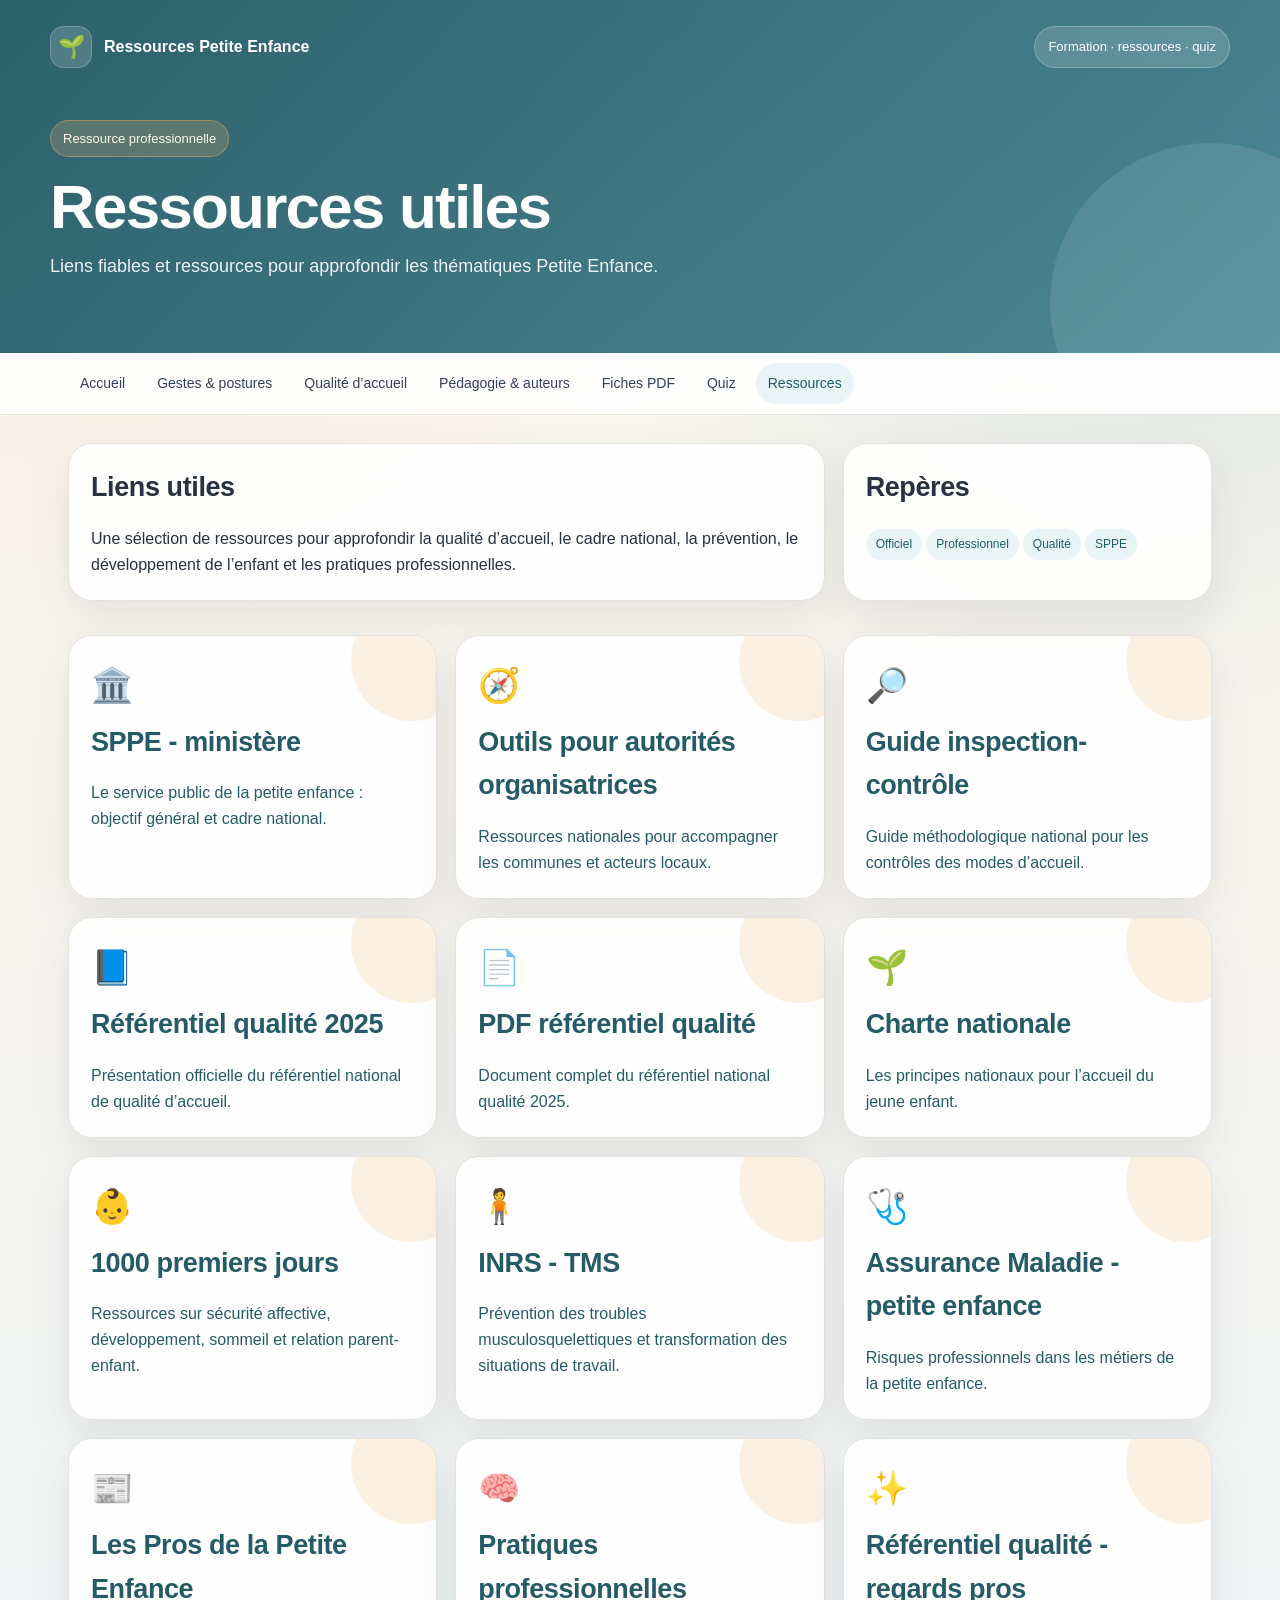
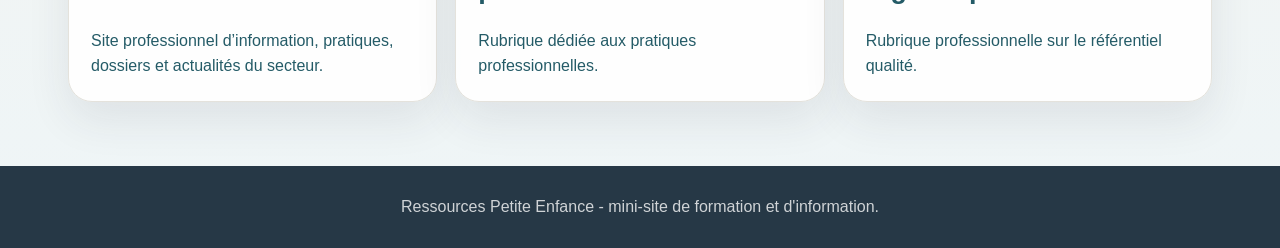
<file: ressources.html>
<!doctype html><html lang="fr"><head><meta charset="utf-8"><meta name="viewport" content="width=device-width, initial-scale=1"><title>Ressources utiles · Ressources Petite Enfance</title><meta name="description" content="Liens fiables et ressources pour approfondir les thématiques Petite Enfance."><link rel="stylesheet" href="style.css"></head><body><header class="site-header"><div class="header-inner"><div class="header-top"><div class="logo"><span class="logo-mark">🌱</span><span>Ressources Petite Enfance</span></div><span class="top-pill">Formation · ressources · quiz</span></div><div class="hero"><span class="eyebrow">Ressource professionnelle</span><h1>Ressources utiles</h1><p>Liens fiables et ressources pour approfondir les thématiques Petite Enfance.</p></div></div></header><nav class="navbar"><div class="nav-inner"><a class="nav-link " href="index.html">Accueil</a>
<a class="nav-link " href="gestes-postures.html">Gestes & postures</a>
<a class="nav-link " href="qualite-accueil.html">Qualité d’accueil</a>
<a class="nav-link " href="pedagogie-auteurs.html">Pédagogie & auteurs</a>
<a class="nav-link " href="fiches.html">Fiches PDF</a>
<a class="nav-link " href="quiz.html">Quiz</a>
<a class="nav-link active" href="ressources.html">Ressources</a></div></nav><main>
<section class="grid">
  <article class="card span-8">
    <h2>Liens utiles</h2>
    <p>Une sélection de ressources pour approfondir la qualité d’accueil, le cadre national, la prévention, le développement de l’enfant et les pratiques professionnelles.</p>
  </article>
  <aside class="card span-4">
    <h2>Repères</h2>
    <p><span class="pill">Officiel</span><span class="pill">Professionnel</span><span class="pill">Qualité</span><span class="pill">SPPE</span></p>
  </aside>
</section>
<section class="section-block source-grid"><a class="card source-card" data-cat="sppe" target="_blank" href="https://solidarites.gouv.fr/enfance-et-famille/petite-enfance/le-service-public-de-la-petite-enfance"><span class="emoji">🏛️</span><h2>SPPE - ministère</h2><p>Le service public de la petite enfance : objectif général et cadre national.</p></a><a class="card source-card" data-cat="sppe" target="_blank" href="https://solidarites.gouv.fr/outils-et-ressources-destination-des-autorites-organisatrices-de-laccueil-du-jeune-enfant"><span class="emoji">🧭</span><h2>Outils pour autorités organisatrices</h2><p>Ressources nationales pour accompagner les communes et acteurs locaux.</p></a><a class="card source-card" data-cat="controle" target="_blank" href="https://solidarites.gouv.fr/guide-methodologique-reussir-linspection-des-modes-daccueil-du-jeune-enfant"><span class="emoji">🔎</span><h2>Guide inspection-contrôle</h2><p>Guide méthodologique national pour les contrôles des modes d’accueil.</p></a><a class="card source-card" data-cat="qualite" target="_blank" href="https://solidarites.gouv.fr/tout-savoir-sur-le-referentiel-national-de-la-qualite-daccueil-du-jeune-enfant"><span class="emoji">📘</span><h2>Référentiel qualité 2025</h2><p>Présentation officielle du référentiel national de qualité d’accueil.</p></a><a class="card source-card" data-cat="qualite" target="_blank" href="https://solidarites.gouv.fr/sites/solidarite/files/2025-07/Referentiel-national-qualite-accueil-jeune-enfant-2025.pdf"><span class="emoji">📄</span><h2>PDF référentiel qualité</h2><p>Document complet du référentiel national qualité 2025.</p></a><a class="card source-card" data-cat="qualite" target="_blank" href="https://solidarites.gouv.fr/charte-nationale-pour-laccueil-du-jeune-enfant"><span class="emoji">🌱</span><h2>Charte nationale</h2><p>Les principes nationaux pour l’accueil du jeune enfant.</p></a><a class="card source-card" data-cat="developpement" target="_blank" href="https://www.1000-premiers-jours.fr/fr/decouvrir-son-enfant"><span class="emoji">👶</span><h2>1000 premiers jours</h2><p>Ressources sur sécurité affective, développement, sommeil et relation parent-enfant.</p></a><a class="card source-card" data-cat="sante" target="_blank" href="https://www.inrs.fr/risques/tms-troubles-musculosquelettiques/prevention.html"><span class="emoji">🧍</span><h2>INRS - TMS</h2><p>Prévention des troubles musculosquelettiques et transformation des situations de travail.</p></a><a class="card source-card" data-cat="sante" target="_blank" href="https://www.ameli.fr/entreprise/sante-travail/votre-secteur/aide-soins-personne/petite-enfance"><span class="emoji">🩺</span><h2>Assurance Maladie - petite enfance</h2><p>Risques professionnels dans les métiers de la petite enfance.</p></a><a class="card source-card" data-cat="professionnel" target="_blank" href="https://www.lesprosdelapetiteenfance.fr/"><span class="emoji">📰</span><h2>Les Pros de la Petite Enfance</h2><p>Site professionnel d’information, pratiques, dossiers et actualités du secteur.</p></a><a class="card source-card" data-cat="professionnel" target="_blank" href="https://www.lesprosdelapetiteenfance.fr/cat/pratiques-professionnelles/"><span class="emoji">🧠</span><h2>Pratiques professionnelles</h2><p>Rubrique dédiée aux pratiques professionnelles.</p></a><a class="card source-card" data-cat="professionnel" target="_blank" href="https://www.lesprosdelapetiteenfance.fr/cat/pratiques-professionnelles/les-bonnes-pratiques/referentiel-qualite/"><span class="emoji">✨</span><h2>Référentiel qualité - regards pros</h2><p>Rubrique professionnelle sur le référentiel qualité.</p></a></section>
</main><footer><div class="footer-inner"><p>Ressources Petite Enfance - mini-site de formation et d'information.</p></div></footer><script src="quiz-data.js"></script><script src="app.js"></script></body></html>
</file>
<file: style.css>
:root{--fond:#f7f4ee;--texte:#273142;--muted:#667085;--primary:#3f7f8f;--primary-dark:#245b67;--secondary:#f2b366;--soft:#e9f4f7;--card:#fff;--border:#e4e2dc;--shadow:0 18px 44px rgba(39,49,66,.09);--radius:24px}
*{box-sizing:border-box}html{scroll-behavior:smooth}body{margin:0;font-family:"Segoe UI",Arial,sans-serif;color:var(--texte);background:radial-gradient(circle at 10% 0%,rgba(242,179,102,.23),transparent 28%),radial-gradient(circle at 92% 6%,rgba(63,127,143,.18),transparent 30%),linear-gradient(180deg,#fbf8f1 0%,#f7f4ee 45%,#eef5f7 100%);line-height:1.62}
a{color:var(--primary-dark);text-decoration:none}a:hover{text-decoration:underline}.site-header{position:relative;overflow:hidden;color:#fff;background:linear-gradient(135deg,rgba(36,91,103,.96),rgba(63,127,143,.92));padding:26px 18px 34px}.site-header:after{content:"";position:absolute;right:-90px;bottom:-110px;width:320px;height:320px;border-radius:50%;background:rgba(255,255,255,.1)}
.header-inner,.nav-inner,main,.footer-inner{max-width:1180px;margin:0 auto}.header-top{display:flex;align-items:center;justify-content:space-between;gap:18px;position:relative;z-index:2}.logo{display:flex;align-items:center;gap:12px;font-weight:750}.logo-mark{width:42px;height:42px;border-radius:14px;display:grid;place-items:center;background:rgba(255,255,255,.16);border:1px solid rgba(255,255,255,.22);font-size:22px}.top-pill{background:rgba(255,255,255,.15);border:1px solid rgba(255,255,255,.24);padding:9px 13px;border-radius:999px;font-size:13px}
.hero{position:relative;z-index:2;padding:52px 0 16px;max-width:900px}.eyebrow{display:inline-flex;color:#fff8ec;background:rgba(242,179,102,.22);border:1px solid rgba(242,179,102,.42);border-radius:999px;padding:7px 12px;font-size:13px;margin-bottom:18px}.hero h1{margin:0 0 14px;font-size:clamp(34px,6vw,62px);line-height:1.02;letter-spacing:-1.8px}.hero p{margin:0 0 22px;max-width:790px;color:rgba(255,255,255,.91);font-size:18px}.hero-actions{display:flex;flex-wrap:wrap;gap:12px}
.btn{border:0;cursor:pointer;display:inline-flex;align-items:center;justify-content:center;gap:9px;padding:12px 16px;border-radius:14px;font-size:15px;color:#fff;background:var(--primary);box-shadow:0 10px 22px rgba(36,91,103,.18);text-decoration:none}.btn:hover{transform:translateY(-1px);text-decoration:none}.btn.secondary{color:#533614;background:var(--secondary)}.btn.ghost{color:var(--primary-dark);background:var(--soft);box-shadow:none}.btn.light{color:#fff;background:rgba(255,255,255,.16);border:1px solid rgba(255,255,255,.24);box-shadow:none}
.navbar{position:sticky;top:0;z-index:50;background:rgba(255,255,255,.88);backdrop-filter:blur(10px);border-bottom:1px solid rgba(228,226,220,.9)}.nav-inner{display:flex;align-items:center;gap:8px;overflow-x:auto;padding:10px 18px}.nav-link{white-space:nowrap;color:#344054;padding:9px 12px;border-radius:999px;font-size:14px}.nav-link:hover,.nav-link.active{background:var(--soft);color:var(--primary-dark);text-decoration:none}
main{padding:28px 18px 64px}.grid{display:grid;grid-template-columns:repeat(12,1fr);gap:18px}.card{background:rgba(255,255,255,.92);border:1px solid var(--border);border-radius:var(--radius);box-shadow:var(--shadow);padding:22px}.span-3{grid-column:span 3}.span-4{grid-column:span 4}.span-5{grid-column:span 5}.span-6{grid-column:span 6}.span-7{grid-column:span 7}.span-8{grid-column:span 8}.span-12{grid-column:span 12}.card h2{font-size:27px;letter-spacing:-.4px;margin:0 0 12px}.card h3{font-size:20px;margin:0 0 10px}.card p:last-child{margin-bottom:0}
.icon{width:46px;height:46px;border-radius:16px;display:grid;place-items:center;background:#fff2df;font-size:23px;flex:0 0 auto}.kpi{display:flex;align-items:flex-start;gap:14px}.pill{display:inline-flex;align-items:center;padding:6px 10px;border-radius:999px;font-size:12px;background:var(--soft);color:var(--primary-dark);margin:3px 4px 3px 0}.pill.green{background:#eaf7ef;color:#286447}.pill.orange{background:#fff2df;color:#7b4b0d}.pill.rose{background:#fff0f3;color:#8b3444}.callout{border-left:5px solid var(--primary);background:rgba(233,244,247,.8);padding:16px 18px;border-radius:16px;margin:16px 0}.callout.warning{border-left-color:#d97a8a;background:#fff0f3}.callout.good{border-left-color:#5fa77a;background:#eaf7ef}
.card-list{display:grid;gap:14px}.resource{display:block;padding:16px;border:1px solid var(--border);border-radius:18px;background:#fff}.resource h3,.resource h4{margin:0 0 8px}.resource p{color:var(--muted);margin:0 0 8px}.section-block{margin-top:34px}.timeline{display:grid;gap:14px}.step{display:grid;grid-template-columns:42px 1fr;gap:14px;align-items:start}.step-number{width:42px;height:42px;display:grid;place-items:center;border-radius:14px;background:var(--primary);color:#fff;font-weight:700}
.author-grid{display:grid;grid-template-columns:repeat(3,1fr);gap:18px}.author-card{border:1px solid var(--border);background:white;border-radius:20px;padding:18px}.author-card h3{margin:0 0 8px}.author-meta{color:var(--muted);font-size:13px;margin-bottom:10px}.search-input{width:100%;padding:13px 14px;border-radius:15px;border:1px solid var(--border);font-size:15px}
.filterbar{display:flex;flex-wrap:wrap;gap:10px;margin:18px 0}.filter-btn{border:1px solid var(--border);background:#fff;color:var(--texte);padding:9px 12px;border-radius:999px;cursor:pointer}.filter-btn.active{background:var(--primary);color:#fff;border-color:var(--primary)}
.quiz-shell{display:grid;grid-template-columns:320px 1fr;gap:18px}.quiz-menu{position:sticky;top:78px;align-self:start}.quiz-choice{width:100%;text-align:left;border:1px solid var(--border);background:#fff;border-radius:16px;padding:13px;margin-bottom:10px;cursor:pointer}.quiz-choice.active{border-color:var(--primary);background:var(--soft)}.quiz-question{border-top:1px solid var(--border);padding:18px 0}.quiz-question:first-child{border-top:0;padding-top:0}.options{display:grid;gap:10px;margin-top:10px}.option{display:flex;gap:10px;align-items:flex-start;border:1px solid var(--border);background:#fff;border-radius:14px;padding:12px;cursor:pointer}.option input{margin-top:5px}.quiz-result{display:none;padding:18px;border-radius:18px;background:var(--soft);margin-top:18px}.correction-item{border-top:1px solid var(--border);padding:14px 0}.correction-item:first-child{border-top:0}.correct{color:#26764e}.wrong{color:#a33a49}.small{font-size:13px;color:var(--muted)}hr.soft{border:0;border-top:1px solid var(--border);margin:18px 0}
footer{background:#263846;color:#fff;padding:28px 18px}footer p{color:rgba(255,255,255,.78)}
@media(max-width:980px){.span-3,.span-4,.span-5,.span-6,.span-7,.span-8,.span-12{grid-column:span 12}.author-grid{grid-template-columns:1fr 1fr}.quiz-shell{grid-template-columns:1fr}.quiz-menu{position:static}}@media(max-width:640px){.header-top{align-items:flex-start;flex-direction:column}.hero{padding-top:38px}.author-grid{grid-template-columns:1fr}.card{padding:18px}}

.download-grid{display:grid;grid-template-columns:repeat(3,1fr);gap:18px}
.download-card{display:flex;flex-direction:column;justify-content:space-between;min-height:230px}
.download-card .meta{color:var(--muted);font-size:13px;margin:8px 0 12px}
.quiz-tag{display:inline-flex;border-radius:999px;padding:5px 9px;background:#fff2df;color:#7b4b0d;font-size:12px;margin-bottom:8px}
@media(max-width:980px){.download-grid{grid-template-columns:1fr 1fr}}
@media(max-width:640px){.download-grid{grid-template-columns:1fr}}

.hero-visual{display:grid;grid-template-columns:1.05fr .95fr;gap:24px;align-items:center}
.visual-board{min-height:310px;border-radius:34px;background:linear-gradient(135deg,#fff2df,#e9f4f7);position:relative;overflow:hidden;border:1px solid rgba(255,255,255,.5);box-shadow:var(--shadow)}
.visual-board:before{content:"";position:absolute;width:170px;height:170px;border-radius:50%;background:rgba(63,127,143,.18);left:28px;top:34px}
.visual-board:after{content:"";position:absolute;width:210px;height:210px;border-radius:50%;background:rgba(242,179,102,.32);right:-44px;bottom:-44px}
.visual-item{position:absolute;background:rgba(255,255,255,.86);border:1px solid rgba(228,226,220,.85);border-radius:22px;padding:16px;box-shadow:0 12px 28px rgba(39,49,66,.1)}
.visual-item.one{left:38px;top:54px}.visual-item.two{right:44px;top:72px}.visual-item.three{left:90px;bottom:52px}.visual-item .big{font-size:34px;display:block}.visual-item span:last-child{font-weight:700;color:var(--primary-dark)}
.home-intro{font-size:18px;color:var(--muted);max-width:760px}
.clean-links{display:grid;grid-template-columns:repeat(4,1fr);gap:16px}.clean-card{background:rgba(255,255,255,.92);border:1px solid var(--border);border-radius:26px;padding:22px;box-shadow:var(--shadow);min-height:210px;transition:.15s ease}.clean-card:hover{transform:translateY(-3px);text-decoration:none}.clean-card .emoji{font-size:36px;margin-bottom:10px;display:block}.clean-card h2{font-size:21px;margin:0 0 8px}.clean-card p{color:var(--muted);margin:0}.simple-title{margin:0 0 20px}.simple-title h2{font-size:30px;letter-spacing:-.6px;margin:0 0 8px}.simple-title p{color:var(--muted);max-width:780px}.footer-inner p{margin:0;text-align:center}
@media(max-width:980px){.hero-visual{grid-template-columns:1fr}.clean-links{grid-template-columns:1fr 1fr}}
@media(max-width:640px){.clean-links{grid-template-columns:1fr}.visual-board{min-height:250px}.visual-item{padding:12px}.visual-item.one{left:18px;top:34px}.visual-item.two{right:18px;top:62px}.visual-item.three{left:42px;bottom:34px}}

.source-grid{display:grid;grid-template-columns:repeat(3,1fr);gap:18px}
.source-card{position:relative;overflow:hidden;min-height:210px}
.source-card:after{content:"";position:absolute;right:-35px;top:-35px;width:120px;height:120px;border-radius:50%;background:rgba(242,179,102,.18)}
.source-card .emoji{font-size:34px;display:block;margin-bottom:8px}
.feature-strip{display:grid;grid-template-columns:repeat(3,1fr);gap:16px;margin-top:24px}
.feature{border-radius:24px;padding:20px;background:linear-gradient(135deg,rgba(255,255,255,.92),rgba(233,244,247,.86));border:1px solid var(--border)}
.feature .emoji{font-size:30px;display:block;margin-bottom:8px}
.hero-mini{display:flex;gap:10px;flex-wrap:wrap;margin-top:18px}
.hero-mini span{display:inline-flex;padding:8px 12px;border-radius:999px;background:rgba(255,255,255,.16);border:1px solid rgba(255,255,255,.24);color:#fff}
@media(max-width:980px){.source-grid,.feature-strip{grid-template-columns:1fr 1fr}}
@media(max-width:640px){.source-grid,.feature-strip{grid-template-columns:1fr}}
</file>
